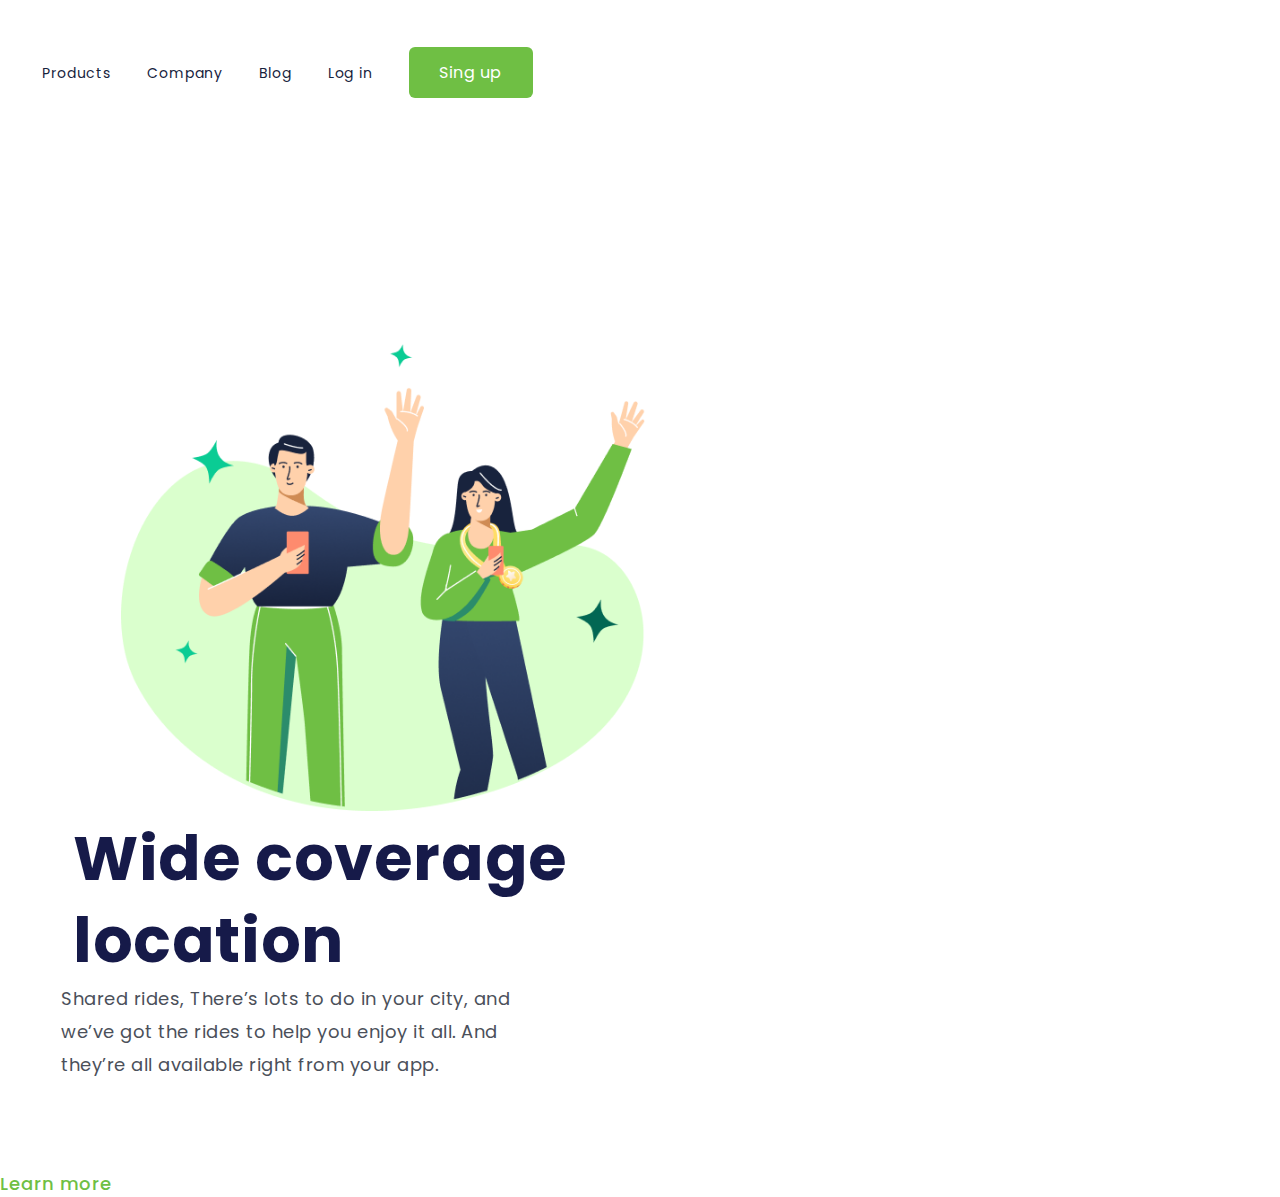
<file: index.html>
<!DOCTYPE html>
<html lang="pt-br">

<head>
    <meta charset="UTF-8">
    <meta name="viewport" content="width=device-width, initial-scale=1.0">
    <link rel="stylesheet" href="style.css">
    <title>wide-cover</title>
</head>

<body>
    <div>
        <section>
            <a>Products</a>
            <a>Company</a>
            <a>Blog</a>
            <a>Log in</a>
            <button>Sing up</button>
        </section>
        <img src="./img/wide cover.png">
        <div class="corp">
            <h1>Wide coverage location</h1>
            <p>Shared rides, There’s lots to do in your city, and we’ve got the rides to help you enjoy it all. And
                they’re all available right from your app.</p>
            <a class="lear">Learn more</a>
        </div>

    </div>

</body>

</html>
</file>
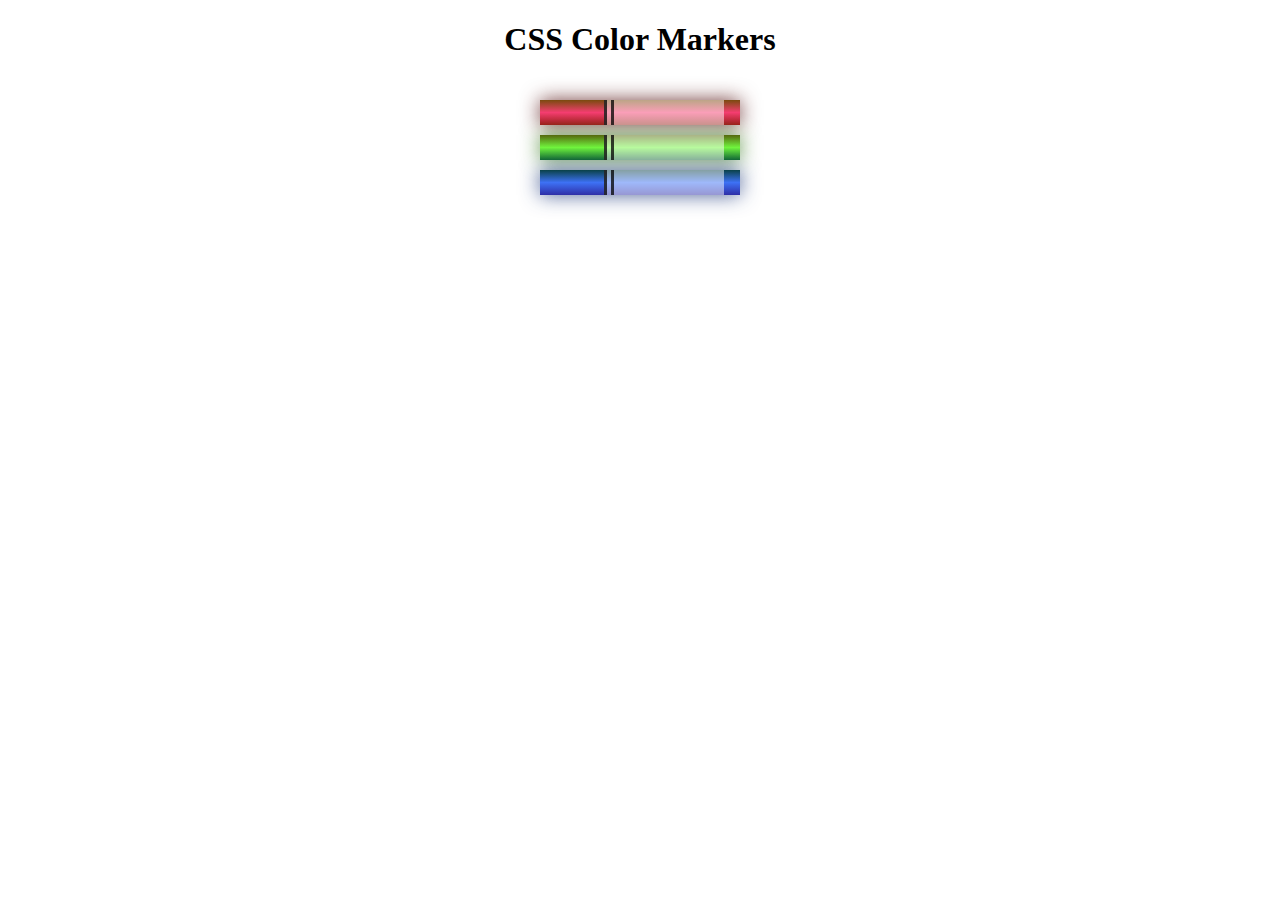
<file: cores em css.html>
<!DOCTYPE html>
<html lang="en">
  <head>
    <meta charset="utf-8">
    <meta name="viewport" content="width=device-width, initial-scale=1.0">
    <title>Colored Markers</title>
    <link rel="stylesheet" href="cores em css.css">
  </head>
  <body>
    <h1>CSS Color Markers</h1>
    <div class="container">
      <div class="marker red">
        <div class="cap"></div>
        <div class="sleeve"></div>
      </div>
      <div class="marker green">
        <div class="cap"></div>
        <div class="sleeve"></div>
      </div>
      <div class="marker blue">
        <div class="cap"></div>
        <div class="sleeve"></div>
      </div>
    </div>
  </body>
</html>
</file>
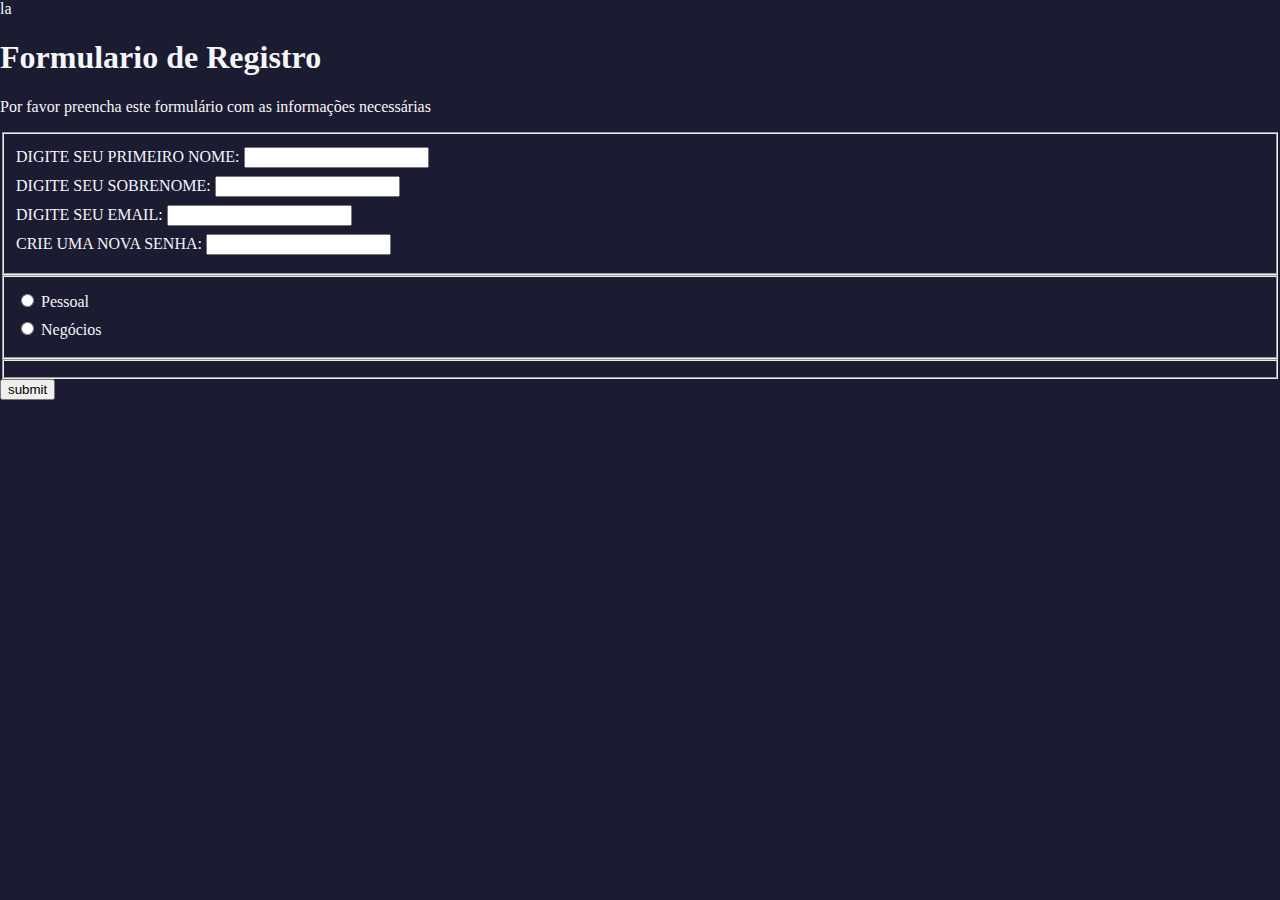
<file: formulario.html>
la<!DOCTYPE html>
<html lang="pt-br">
<head>
    <meta charset="UTF-8">
    <meta name="viewport" content="width=device-width, initial-scale=1.0">
    <link rel="stylesheet" href="formulario.css">
    <title>Formulario de registro</title>
</head>
<body>
    <h1>Formulario de Registro</h1>
    <p>Por favor preencha este formulário com as informações necessárias</p>
    <form action="https://register-demo.freecodecamp.org" method="post">
<fieldset>
<label for="first-name">DIGITE SEU PRIMEIRO NOME: <input id="first-name" type="text" required></label>
<label for="last-name">DIGITE SEU SOBRENOME: <input id="last-name" type="text" required></label>
<label for="email">DIGITE SEU EMAIL: <input id="email" type="email" required></label>
<label for="new-password">CRIE UMA NOVA SENHA: <input id="new-password" type="password" pattern="[a-z0-5]{8,}" required></label>

</fieldset>


<fieldset>
    <label><input type="radio"> Pessoal</label>
    <label><input type="radio"> Negócios</label>

    
</fieldset>

<fieldset>


</fieldset>
<input type="submit" value="submit">

    </form>

</body>
</html>
</file>
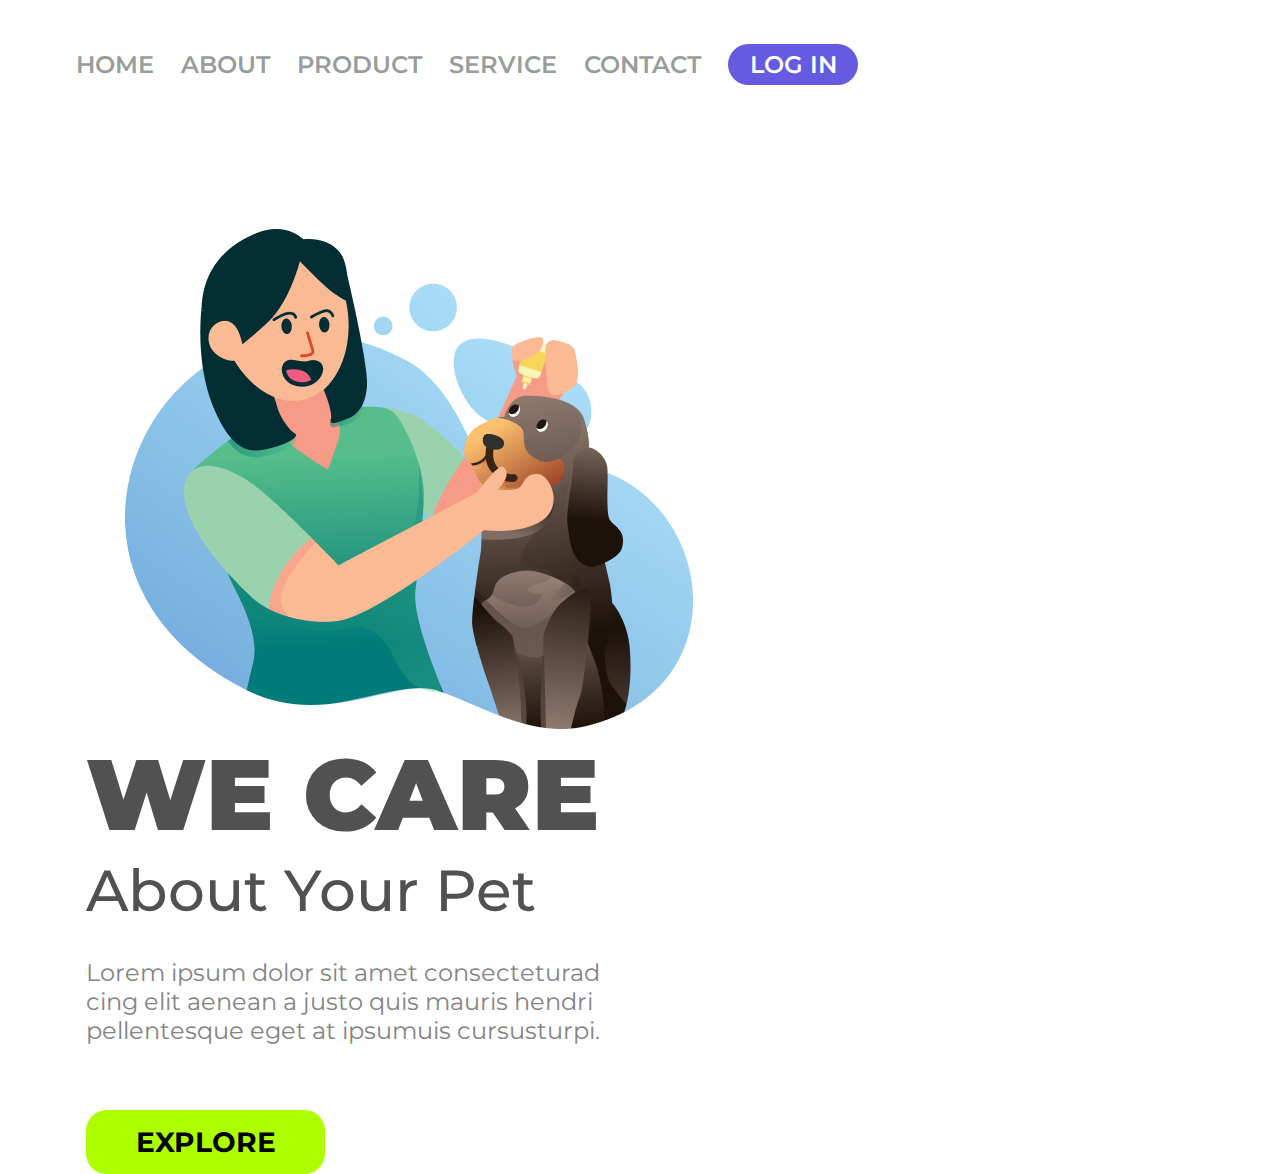
<file: img/responsividade.html>
<!DOCTYPE html>
<html lang="pt-br">
<head>
    <meta charset="UTF-8">
    <meta name="viewport" content="width=device-width, initial-scale=1.0">
    <link rel="stylesheet" href="responsividade.css">
    <link rel="preconnect" href="https://fonts.googleapis.com">
<link rel="preconnect" href="https://fonts.gstatic.com" crossorigin>
<link href="https://fonts.googleapis.com/css2?family=Montserrat:ital,wght@0,100..900;1,100..900&family=Oswald:wght@200..700&display=swap" rel="stylesheet">
    <title>we-care</title>
</head>
<body>

<header>
<a class="menu">HOME</a>
<a class="menu">ABOUT</a>
<a class="menu">PRODUCT</a>
<a class="menu">SERVICE</a>
<a class="menu">CONTACT</a>
<button class="log">LOG IN</button>
</header> 

<main>
<img src="./we-care.png" alt="we-care">

    <section>
    <h1>WE CARE</h1>
    <h2>About Your Pet</h2>
    <p>Lorem ipsum dolor sit amet consecteturad
        cing elit aenean a justo quis mauris hendri
        pellentesque eget at ipsumuis cursusturpi.</p>
        
        <button>EXPLORE</button>
    
    </section>
</main>

    
</body>
</html>
</file>
<file: style.css>
@import url('https://fonts.googleapis.com/css2?family=Montserrat:ital,wght@0,100..900;1,100..900&family=Oswald:wght@200..700&family=Poppins:ital,wght@0,100;0,200;0,300;0,400;0,500;0,600;0,700;0,800;0,900;1,100;1,200;1,300;1,400;1,500;1,600;1,700;1,800;1,900&display=swap');

* {
    margin: 0;
    padding: 0;
    box-sizing: border-box;
    font-family: "Poppins", sans-serif;
}

section {
    margin: 47px 0 0 42px;

}

a {
    width: 83px;
    margin-right: 32px;
    color: #17233D;
    text-align: center;
    font-size: 14px;
    font-weight: 400;
    line-height: normal;
    letter-spacing: 0.875px;
    cursor: pointer;
}

button {
    cursor: pointer;
    width: 124px;
    height: 51px;
    flex-shrink: 0;
    border-radius: 6px;
    border: 1px #4CB538;
    background: #6FBF44;
    color: #FFF;
    font-size: 16px;
    line-height: normal;
    letter-spacing: 1px
    
    }

img {
    margin: 246px 0 0 121px;
    
    width: 533.834px;
    height: 466.9px;
    flex-shrink: 0;
    display: inline-block;

}

.corp {
    display: inline-block;
}

h1 {
margin-left: 73px;
   width: 582px;
    color: #161A49;
    font-size: 62px;
    font-weight: 700;
    line-height: 82px;
    letter-spacing: 0.596px;
}

p {
   
    width: 493px;
    margin-left: 61px;
    margin-bottom: 89px;
    color: #4B505A;
    font-size: 18px;
    font-weight: 400;
    line-height: 33px;
    letter-spacing: 0.5px;
}

.lear{
    margin-top: 89px;
    width: 112px;
    color: #6FBF44;
font-size: 18px;
font-weight: 500;
line-height: normal;
letter-spacing: 1px;
cursor: pointer;
}
</file>
<file: cores em css.css>
h1 {
    text-align: center;
  }
  
  .container {
    background-color: rgb(255, 255, 255);
    padding: 10px 0;
  }
  
  .marker {
    width: 200px;
    height: 25px;
    margin: 10px auto;
  }
  
  .cap {
    width: 60px;
    height: 25px;
  }
  
  .sleeve {
    width: 110px;
    height: 25px;
    background-color: rgba(255, 255, 255, 0.5);
    border-left: 10px double rgba(0, 0, 0, 0.75);
  }
  
  .cap, .sleeve {
    display: inline-block;
  }
  
  .red {
    background: linear-gradient(rgb(122, 74, 14), rgb(245, 62, 113), rgb(162, 27, 27));
    box-shadow: 0 0 20px 0 rgba(83, 14, 14, 0.8);
  }
  
  .green {
    background: linear-gradient(#55680D, #71F53E, #116C31);
    box-shadow: 0 0 20px 0 #3b7e20cc;
  }
  
  .blue {
    background: linear-gradient(hsl(186, 76%, 16%), hsl(223, 90%, 60%), hsl(240, 56%, 42%));
    box-shadow: 0 0 20px 0 hsla(223,59%,31%, 0.8);
  }
</file>
<file: formulario.css>
body{
    color:#f5f6f7;
    background-color: #1b1b32;
    margin: 0;
    width: 100%;
    height: 100vh;
}

label{

    display: block;
    margin: 0.5rem 0;
}
</file>
<file: img/responsividade.css>
* {
    font-family: "Montserrat", sans-serif;
    margin: 0;
    padding: 0;
    box-sizing: border-box;

}

header {

    margin: 44px 0 144px 76px;
}

.menu {
    margin-right: 23px;
    color: #989D9C;
    font-size: 24px;
    font-weight: 600;
    line-height: normal;
    cursor: pointer;
}

.log {
    width: 130px;
    height: 41px;
    background-color: #665AE1;
    color: #FFF;
    font-size: 24px;
    font-weight: 600;
    line-height: normal;
    border: none;
    border-radius: 25px;
    cursor: pointer;
}

img {
    margin-left: 125px;
    width: 568px;
    height: 500px;
    display: inline-block;

}

section {
    margin-left: 86px;
    display: inline-block;
}




h1 {
    color: #515151;
    font-size: 100px;
    font-weight: 900;
    line-height: normal;
}

h2 {
    margin: 0 67px 32px 0;
    color: #515151;
    font-size: 58px;
    font-weight: 500;
    line-height: normal;
}

p {
    margin-bottom: 65px;
    color: #848484;
    font-size: 24px;
    font-weight: 400;
    line-height: normal;
    width: 515px;
}

button {
    width: 239px;
    height: 64px;
    flex-shrink: 0;
    border-radius: 20.5px;
    background: #ADFF00;
    font-size: 28px;
    line-height: normal;
    font-weight: 700;
    border: none;
    color: #000;

}

@media screen and (max-width: 700px) {
    header {
        display: none;
    }

    img {
        width: auto;
        padding: 50px;
        display: block;
        margin: 149px 22px 24px 14px;
    }

    h1 {
        margin: 24px 41px 0 50px;
        width: 263px;
        height: 52px;
        font-size: 50px;
        font-weight: 900;
        line-height: normal;
        text-align: center;
    }

    h2 {
        margin: 7px 60px 17px;
        text-align: center;
        font-size: 30px;
        font-weight: 500;
        line-height: normal;
    }

    p {
        display: none;
    }

    button {
        margin: 0 auto;
        display: block;
    }

}
</file>
